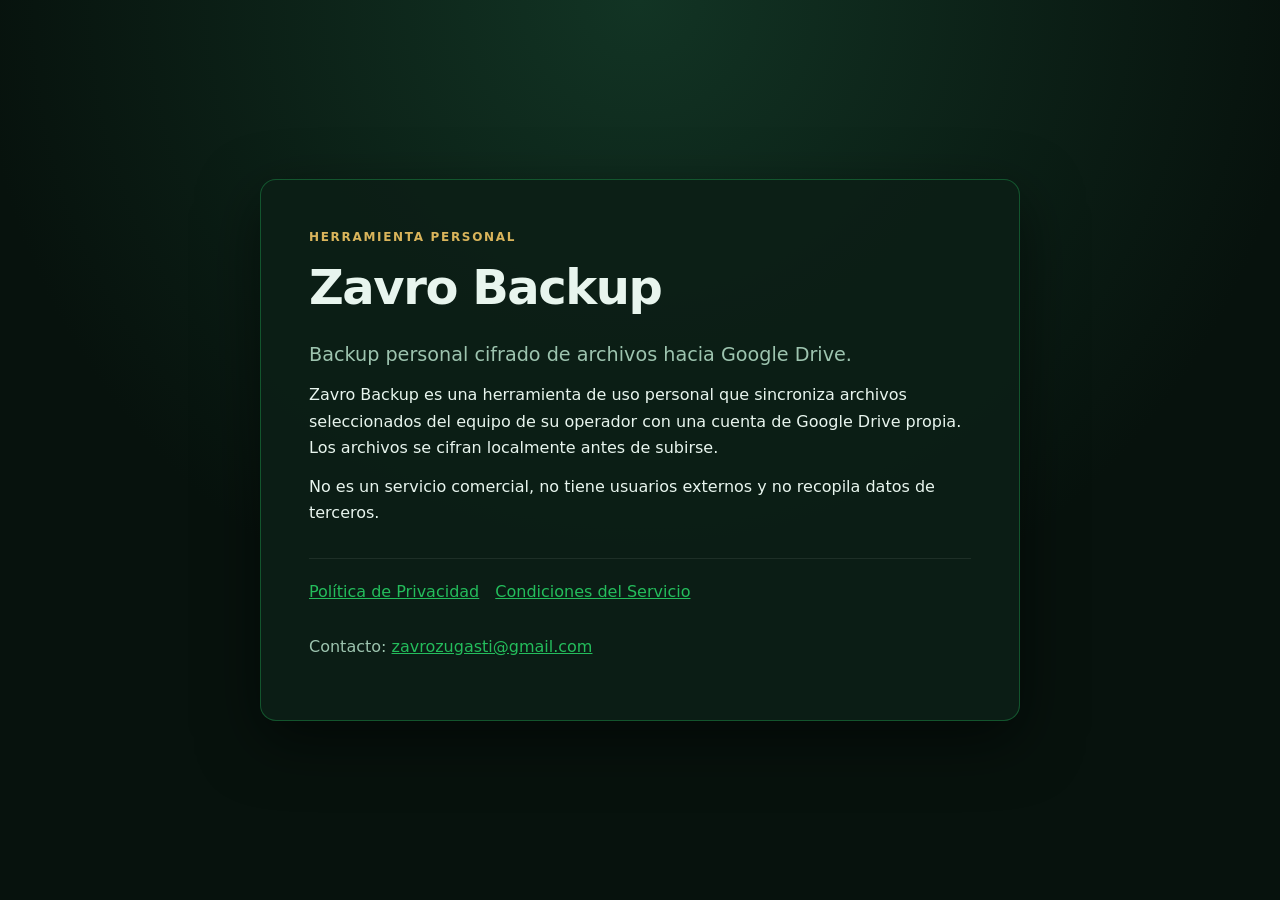
<file: index.html>
<!doctype html>
<html lang="es">
<head>
  <meta charset="utf-8">
  <meta name="viewport" content="width=device-width, initial-scale=1">
  <title>Zavro Backup</title>
  <link rel="stylesheet" href="style.css">
</head>
<body>
  <main>
    <p class="eyebrow">Herramienta personal</p>
    <h1>Zavro Backup</h1>
    <p class="lead">Backup personal cifrado de archivos hacia Google Drive.</p>
    <p>Zavro Backup es una herramienta de uso personal que sincroniza archivos seleccionados del equipo de su operador con una cuenta de Google Drive propia. Los archivos se cifran localmente antes de subirse.</p>
    <p>No es un servicio comercial, no tiene usuarios externos y no recopila datos de terceros.</p>
    <nav>
      <a href="privacy.html">Política de Privacidad</a>
      <a href="terms.html">Condiciones del Servicio</a>
    </nav>
    <p class="contact">Contacto: <a href="mailto:zavrozugasti@gmail.com">zavrozugasti@gmail.com</a></p>
  </main>
</body>
</html>
</file>
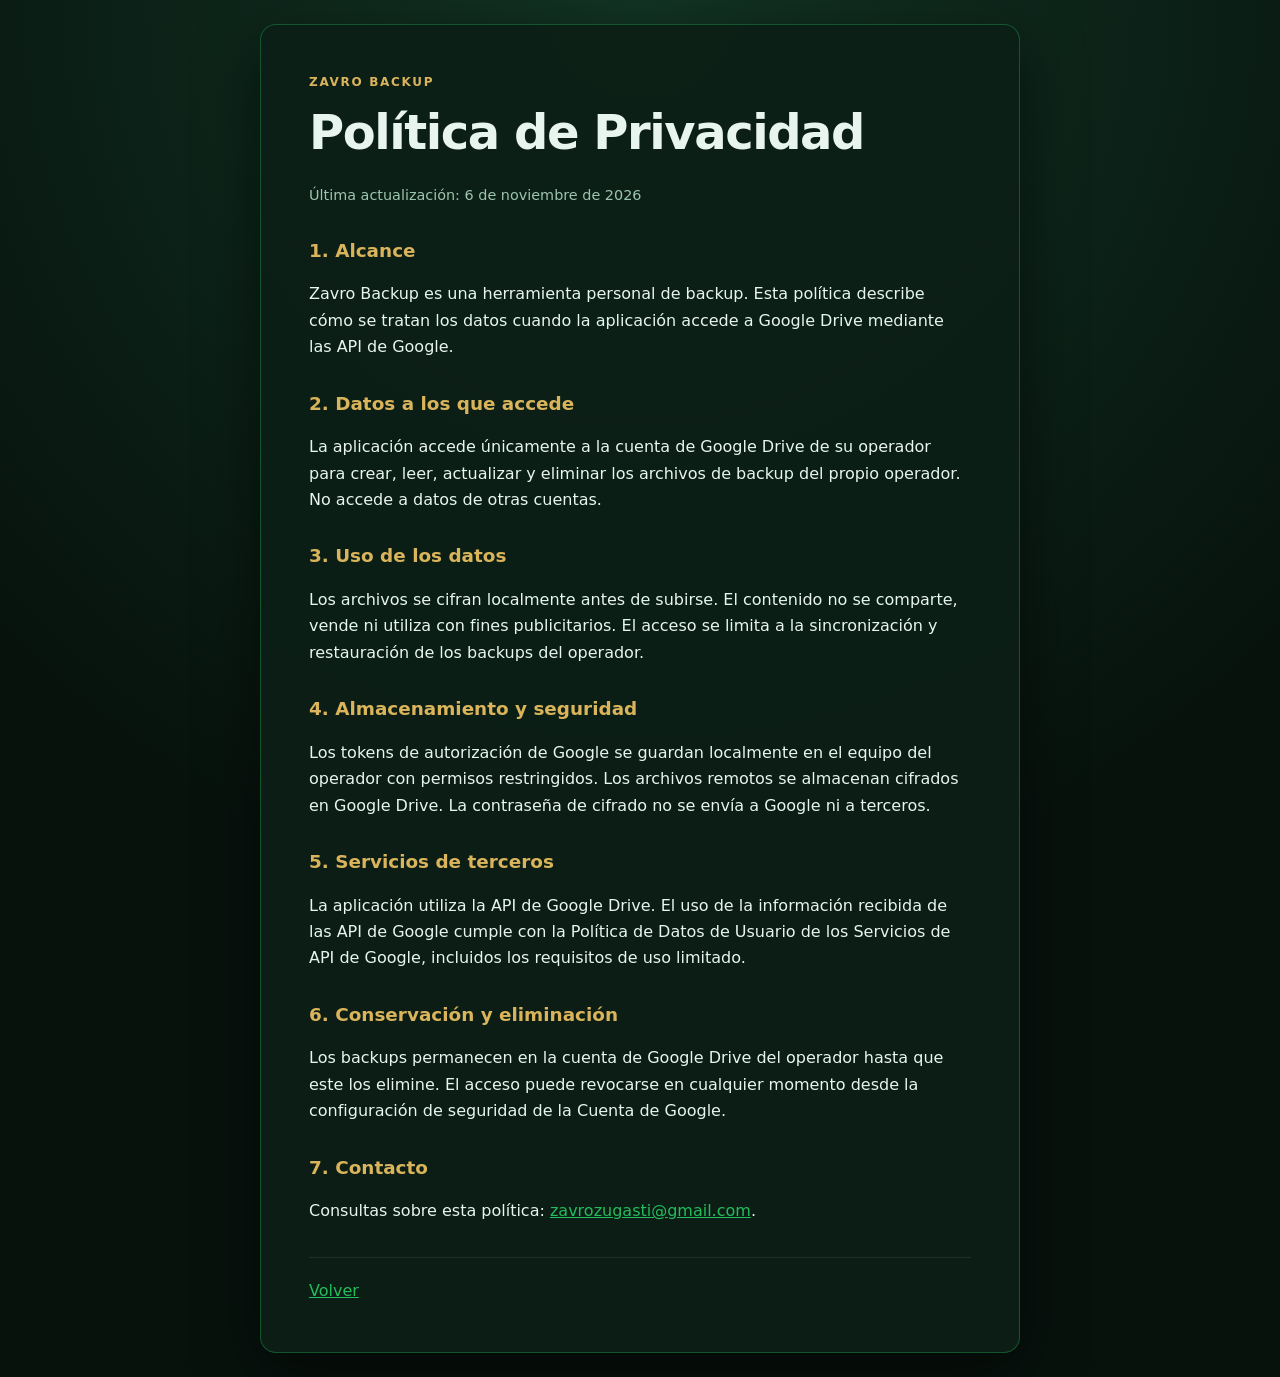
<file: privacy.html>
<!doctype html>
<html lang="es">
<head>
  <meta charset="utf-8">
  <meta name="viewport" content="width=device-width, initial-scale=1">
  <title>Política de Privacidad — Zavro Backup</title>
  <link rel="stylesheet" href="style.css">
</head>
<body>
  <main>
    <p class="eyebrow">Zavro Backup</p>
    <h1>Política de Privacidad</h1>
    <p class="updated">Última actualización: 6 de noviembre de 2026</p>

    <h2>1. Alcance</h2>
    <p>Zavro Backup es una herramienta personal de backup. Esta política describe cómo se tratan los datos cuando la aplicación accede a Google Drive mediante las API de Google.</p>

    <h2>2. Datos a los que accede</h2>
    <p>La aplicación accede únicamente a la cuenta de Google Drive de su operador para crear, leer, actualizar y eliminar los archivos de backup del propio operador. No accede a datos de otras cuentas.</p>

    <h2>3. Uso de los datos</h2>
    <p>Los archivos se cifran localmente antes de subirse. El contenido no se comparte, vende ni utiliza con fines publicitarios. El acceso se limita a la sincronización y restauración de los backups del operador.</p>

    <h2>4. Almacenamiento y seguridad</h2>
    <p>Los tokens de autorización de Google se guardan localmente en el equipo del operador con permisos restringidos. Los archivos remotos se almacenan cifrados en Google Drive. La contraseña de cifrado no se envía a Google ni a terceros.</p>

    <h2>5. Servicios de terceros</h2>
    <p>La aplicación utiliza la API de Google Drive. El uso de la información recibida de las API de Google cumple con la Política de Datos de Usuario de los Servicios de API de Google, incluidos los requisitos de uso limitado.</p>

    <h2>6. Conservación y eliminación</h2>
    <p>Los backups permanecen en la cuenta de Google Drive del operador hasta que este los elimine. El acceso puede revocarse en cualquier momento desde la configuración de seguridad de la Cuenta de Google.</p>

    <h2>7. Contacto</h2>
    <p>Consultas sobre esta política: <a href="mailto:zavrozugasti@gmail.com">zavrozugasti@gmail.com</a>.</p>

    <nav><a href="index.html">Volver</a></nav>
  </main>
</body>
</html>
</file>
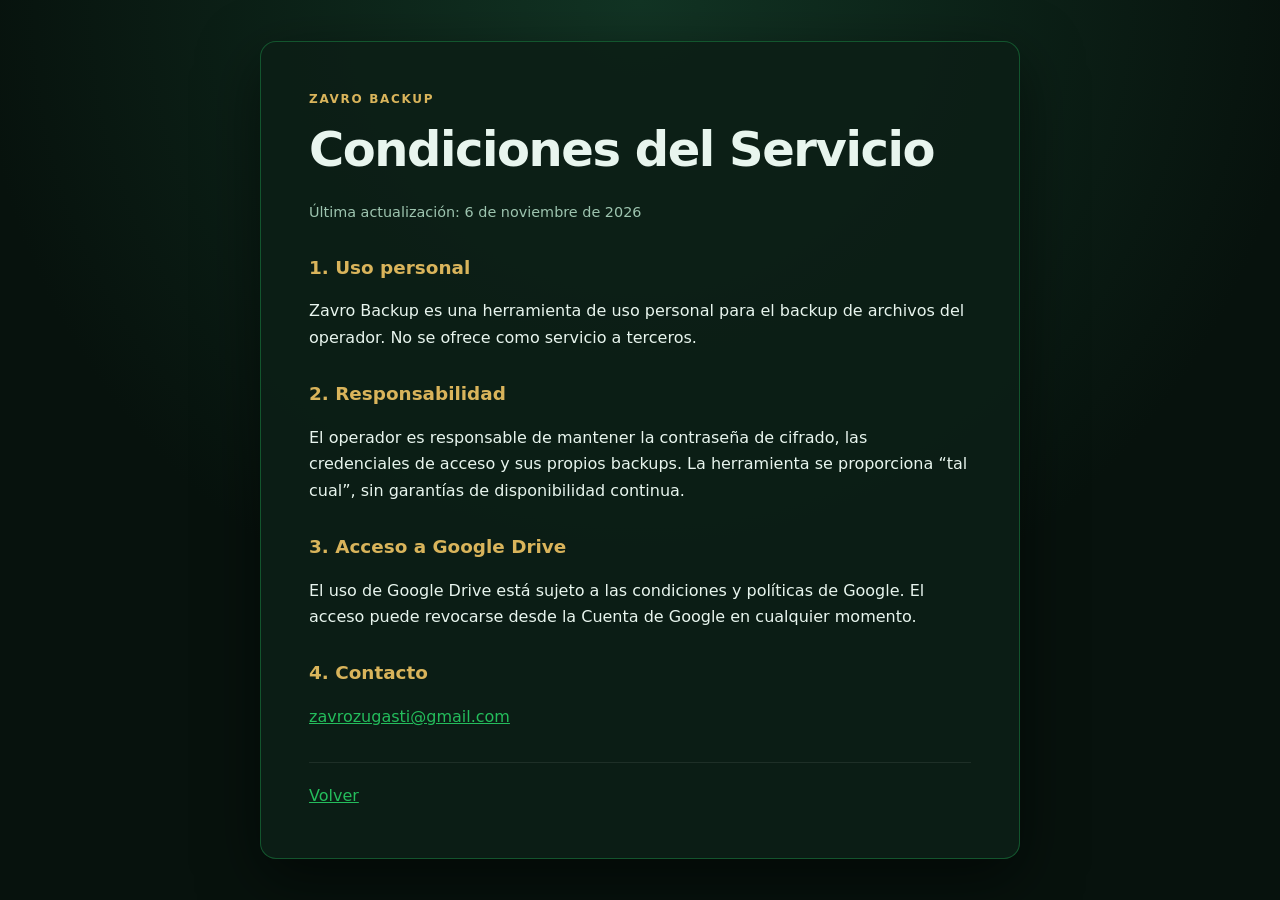
<file: terms.html>
<!doctype html>
<html lang="es">
<head>
  <meta charset="utf-8">
  <meta name="viewport" content="width=device-width, initial-scale=1">
  <title>Condiciones del Servicio — Zavro Backup</title>
  <link rel="stylesheet" href="style.css">
</head>
<body>
  <main>
    <p class="eyebrow">Zavro Backup</p>
    <h1>Condiciones del Servicio</h1>
    <p class="updated">Última actualización: 6 de noviembre de 2026</p>

    <h2>1. Uso personal</h2>
    <p>Zavro Backup es una herramienta de uso personal para el backup de archivos del operador. No se ofrece como servicio a terceros.</p>

    <h2>2. Responsabilidad</h2>
    <p>El operador es responsable de mantener la contraseña de cifrado, las credenciales de acceso y sus propios backups. La herramienta se proporciona “tal cual”, sin garantías de disponibilidad continua.</p>

    <h2>3. Acceso a Google Drive</h2>
    <p>El uso de Google Drive está sujeto a las condiciones y políticas de Google. El acceso puede revocarse desde la Cuenta de Google en cualquier momento.</p>

    <h2>4. Contacto</h2>
    <p><a href="mailto:zavrozugasti@gmail.com">zavrozugasti@gmail.com</a></p>

    <nav><a href="index.html">Volver</a></nav>
  </main>
</body>
</html>
</file>
<file: style.css>
:root {
  color-scheme: dark;
  --bg: #07120d;
  --card: #0d1f16;
  --text: #e8f5ee;
  --muted: #9dc4af;
  --green: #24bd5c;
  --gold: #d9b45b;
}
* { box-sizing: border-box; }
body {
  margin: 0;
  min-height: 100vh;
  display: grid;
  place-items: center;
  padding: 24px;
  background: radial-gradient(circle at 50% 0%, #123424 0, var(--bg) 60%);
  color: var(--text);
  font: 16px/1.65 system-ui, -apple-system, "Segoe UI", sans-serif;
}
main {
  width: min(760px, 100%);
  background: color-mix(in srgb, var(--card) 92%, transparent);
  border: 1px solid color-mix(in srgb, var(--green) 35%, transparent);
  border-radius: 16px;
  padding: clamp(24px, 5vw, 48px);
  box-shadow: 0 20px 60px #0008;
}
h1 { margin: 0 0 8px; font-size: clamp(2rem, 6vw, 3rem); letter-spacing: -0.03em; }
h2 { margin-top: 28px; color: var(--gold); font-size: 1.15rem; }
p { margin: 12px 0; }
a { color: var(--green); }
.eyebrow { margin: 0; color: var(--gold); text-transform: uppercase; letter-spacing: .14em; font-size: .75rem; font-weight: 700; }
.lead { font-size: 1.2rem; color: var(--muted); }
.updated { color: var(--muted); font-size: .9rem; }
nav { display: flex; gap: 16px; flex-wrap: wrap; margin-top: 32px; padding-top: 20px; border-top: 1px solid #ffffff14; }
.contact { margin-top: 28px; color: var(--muted); }
</file>
